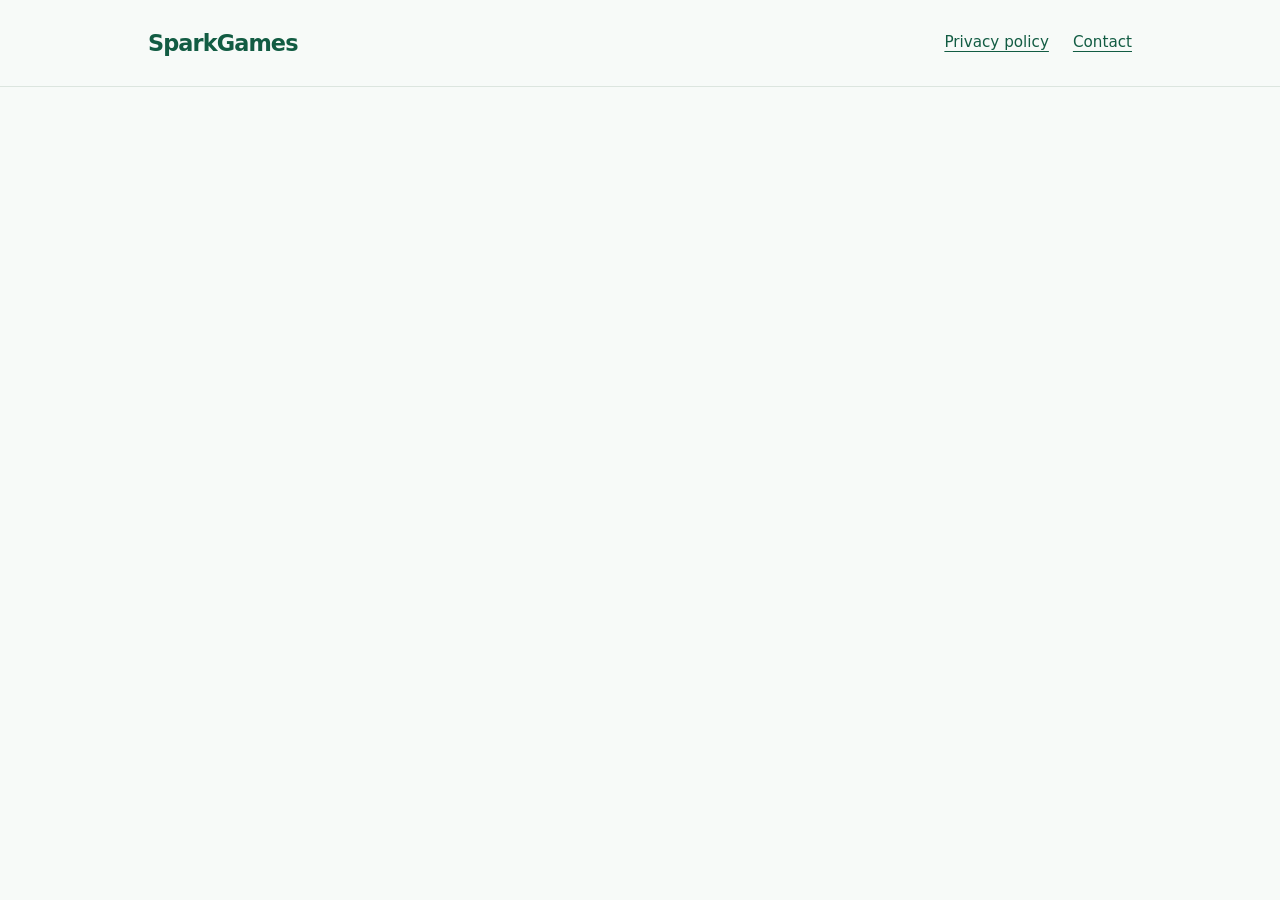
<file: index.html>
<!doctype html>
<html lang="en">
<head><meta charset="utf-8"><meta name="viewport" content="width=device-width,initial-scale=1"><title>SparkGames</title><meta name="description" content="SparkGames privacy policy and contact information."><link rel="stylesheet" href="styles.css"></head>
<body><header><div class="wrap"><nav aria-label="Main navigation"><a class="brand" href="./">SparkGames</a><div class="links"><a href="privacy/">Privacy policy</a><a href="mailto:developer@sparkgames.com">Contact</a></div></nav></div></header></body></html>
</file>
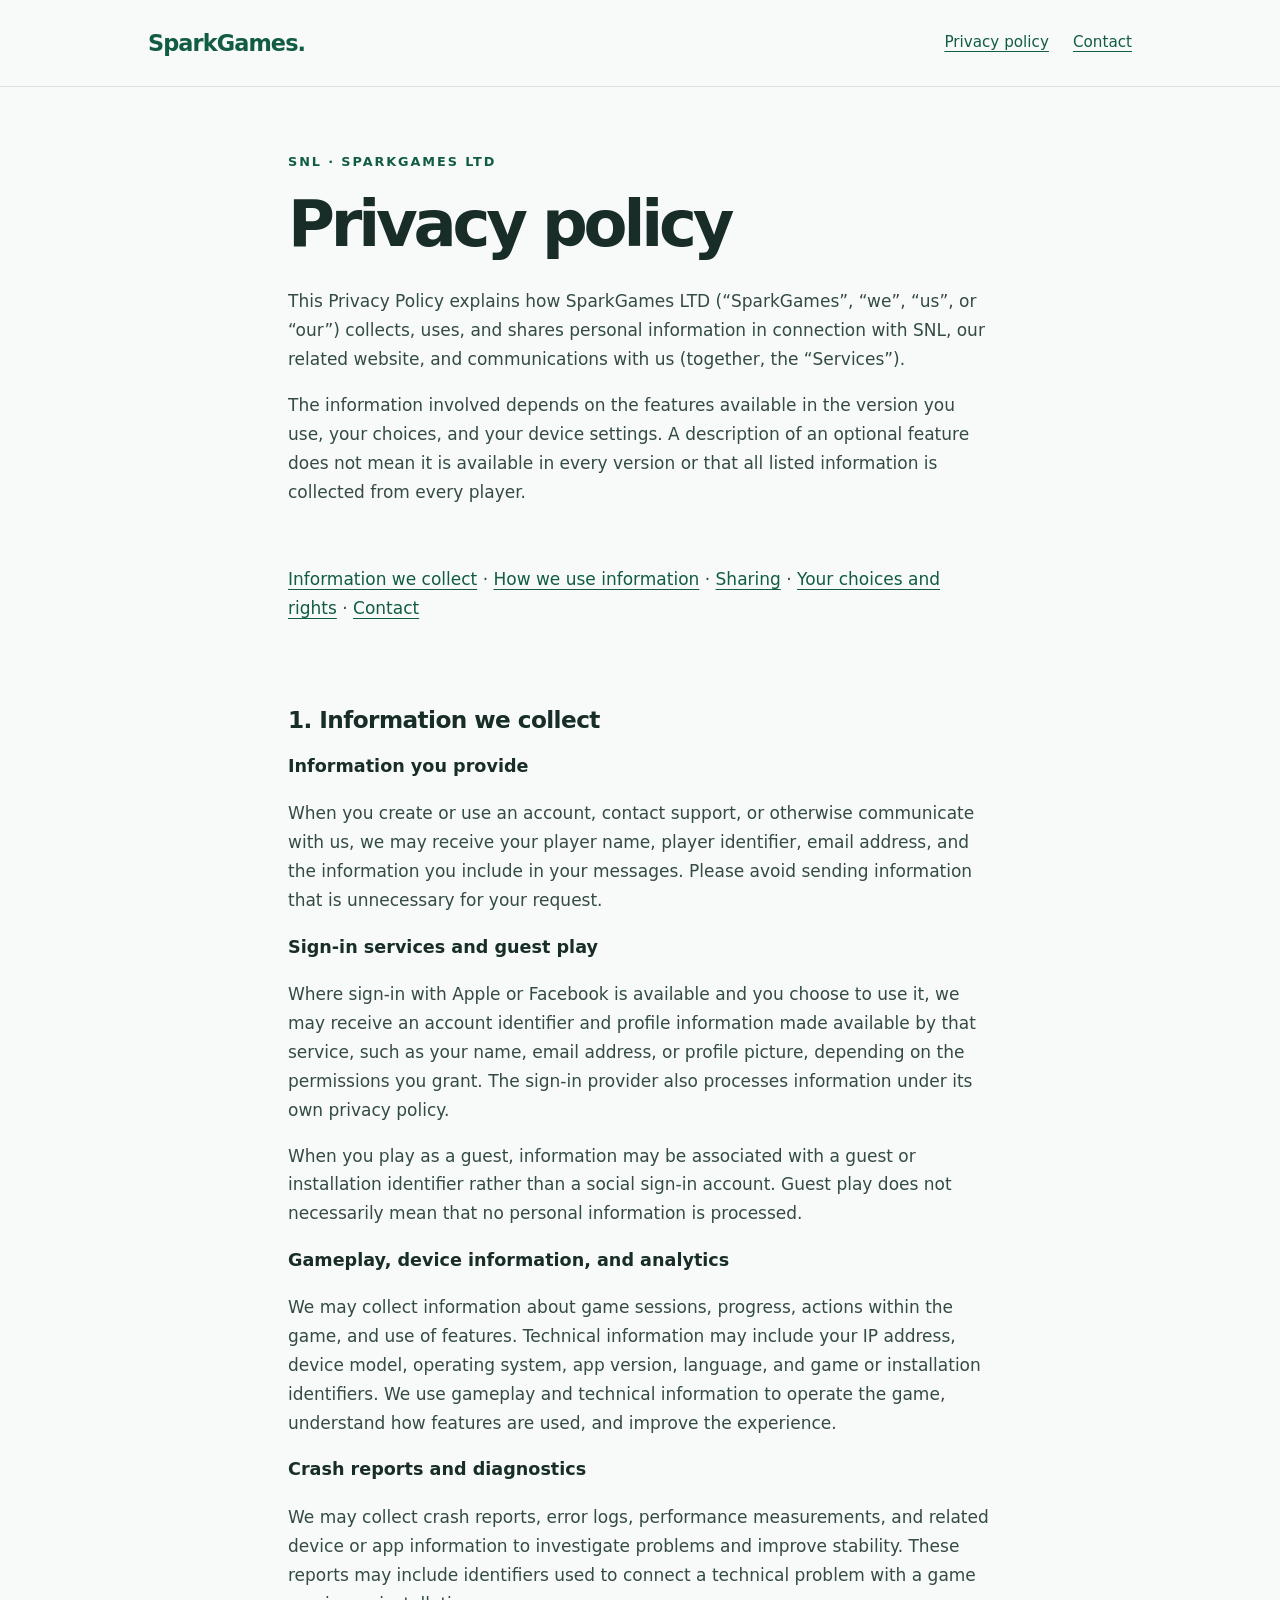
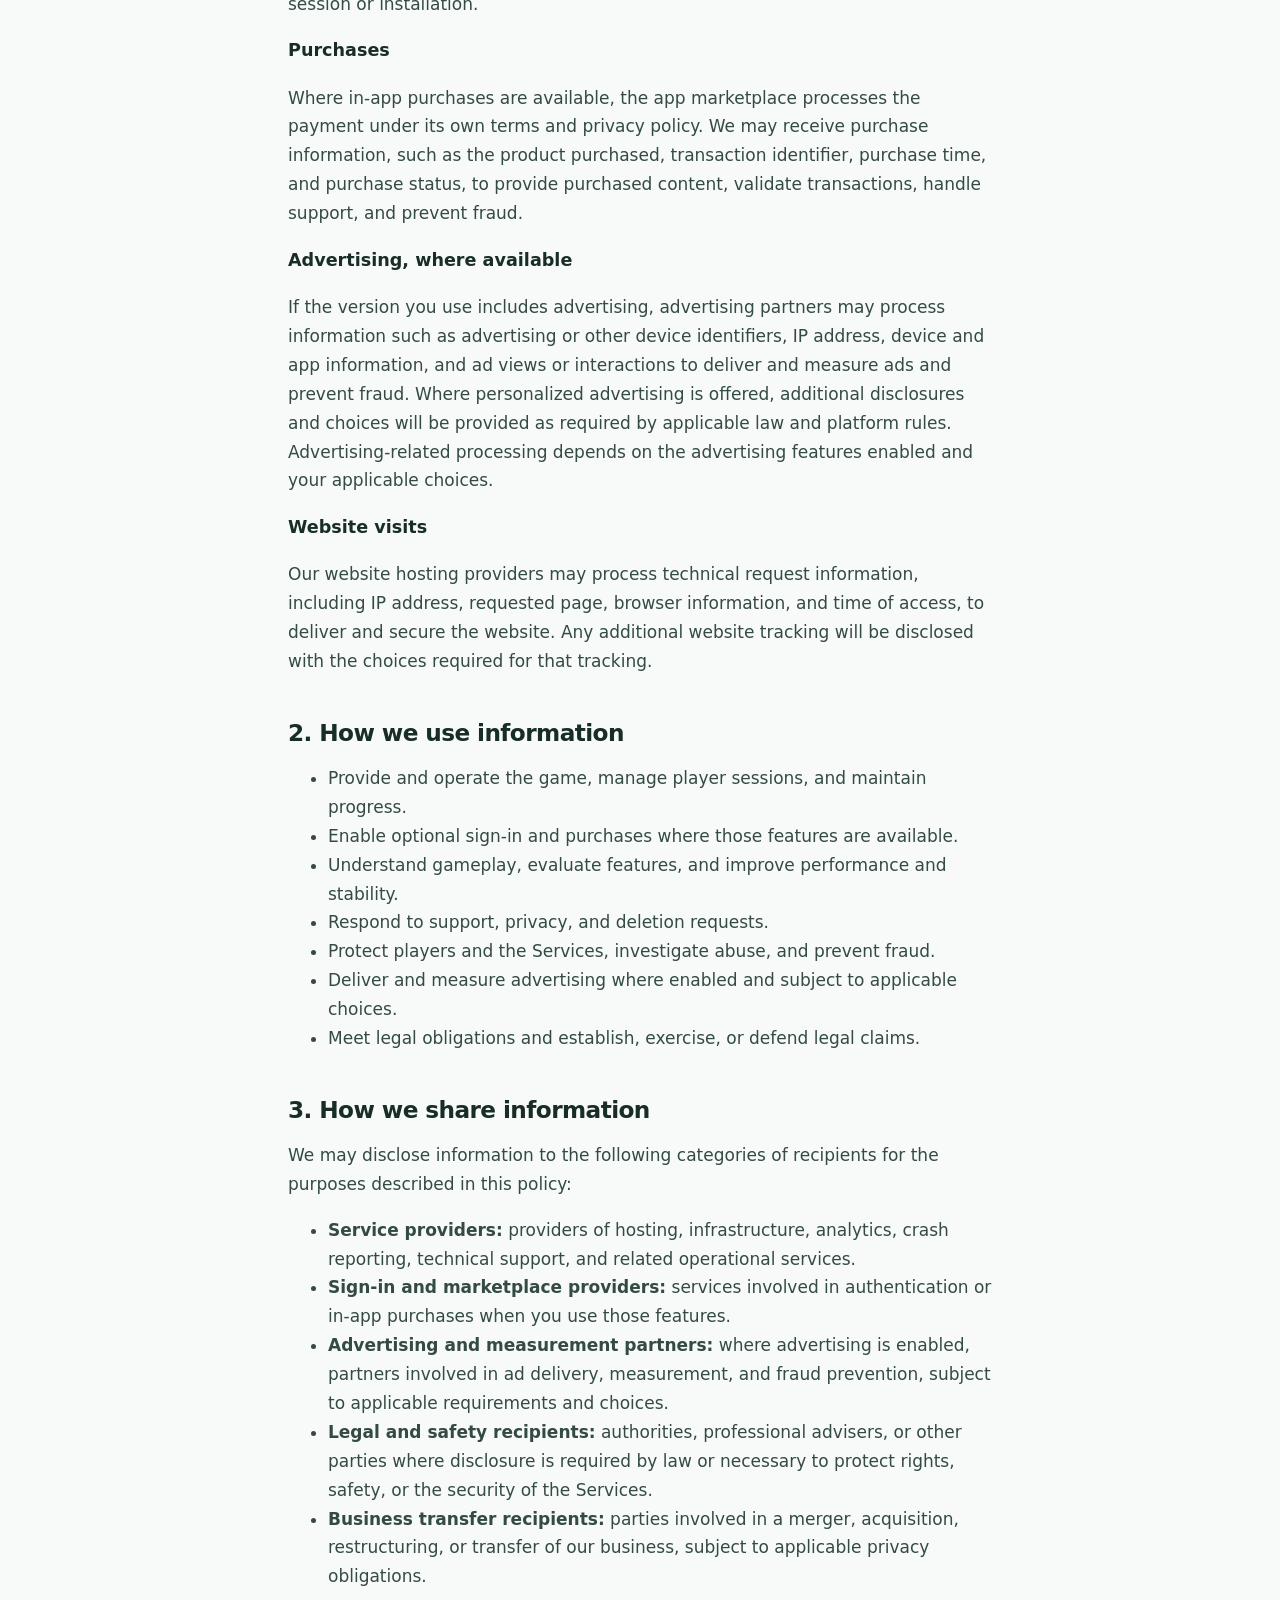
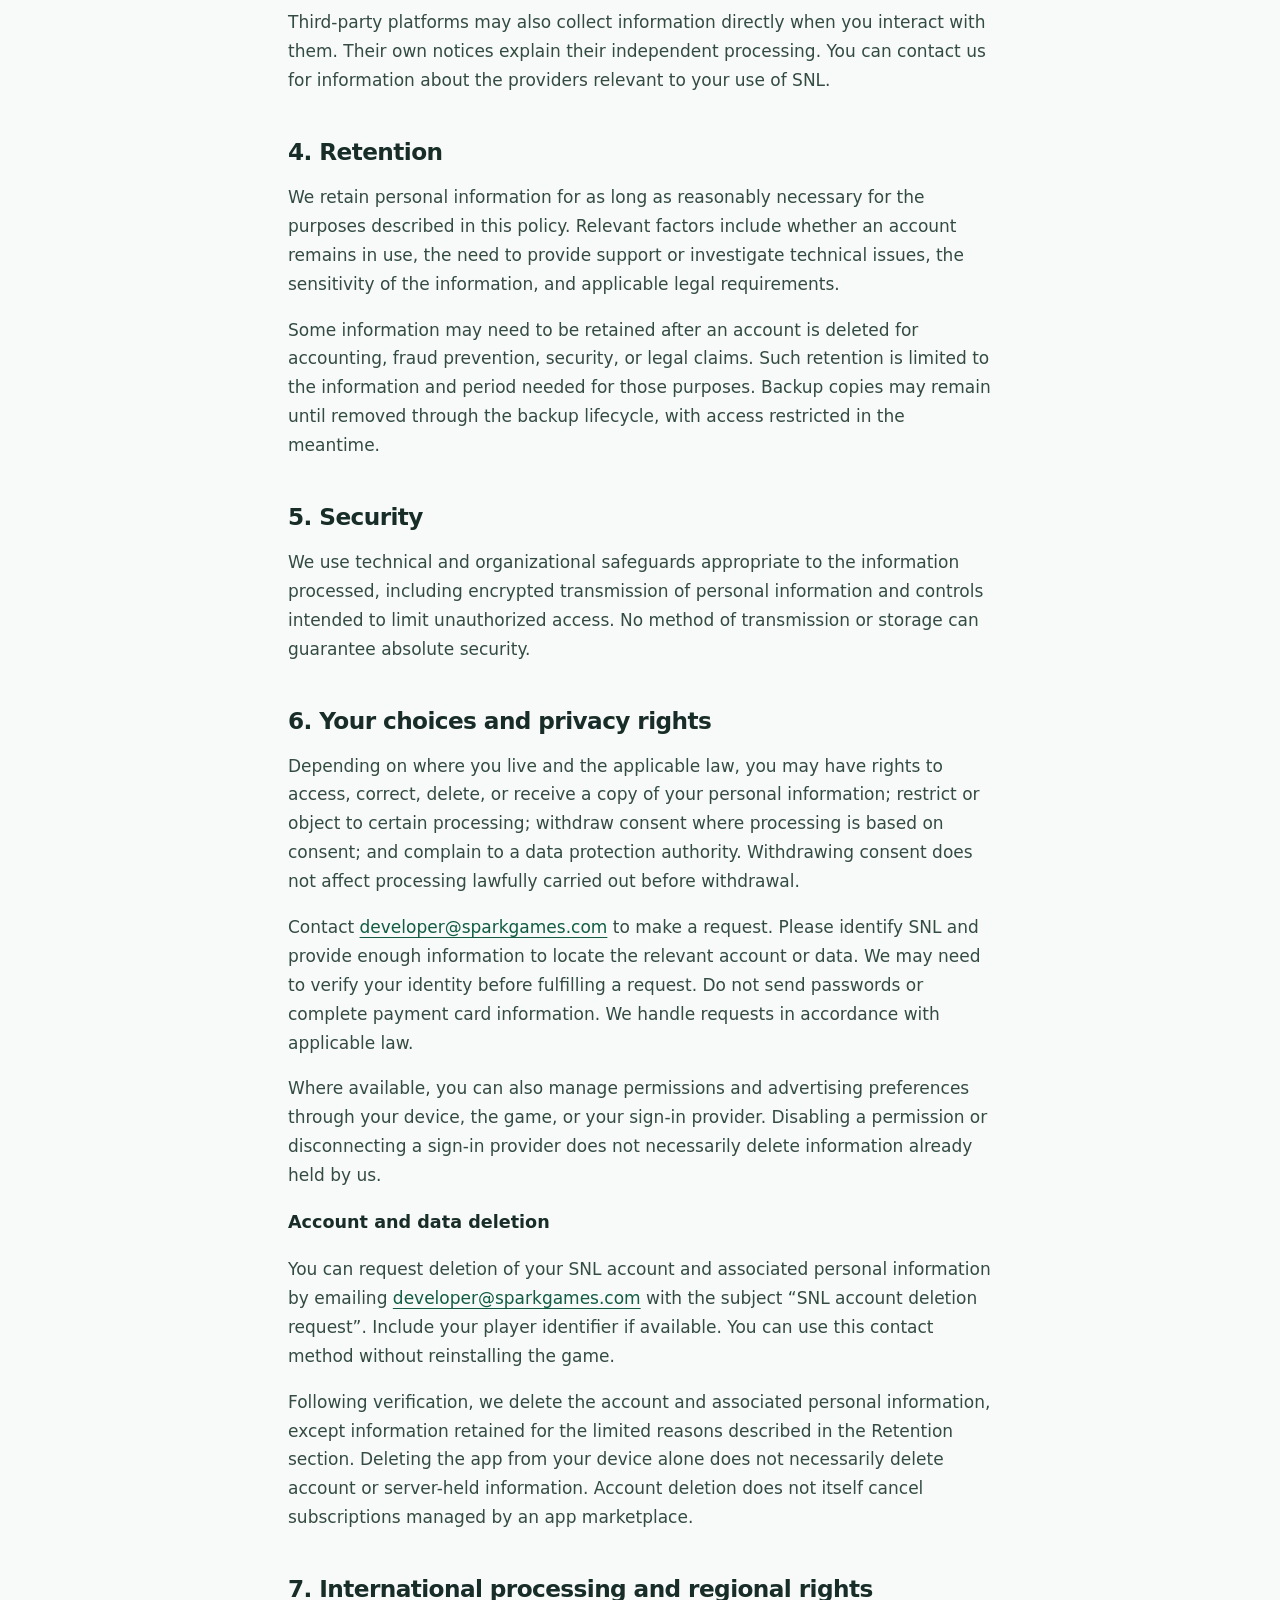
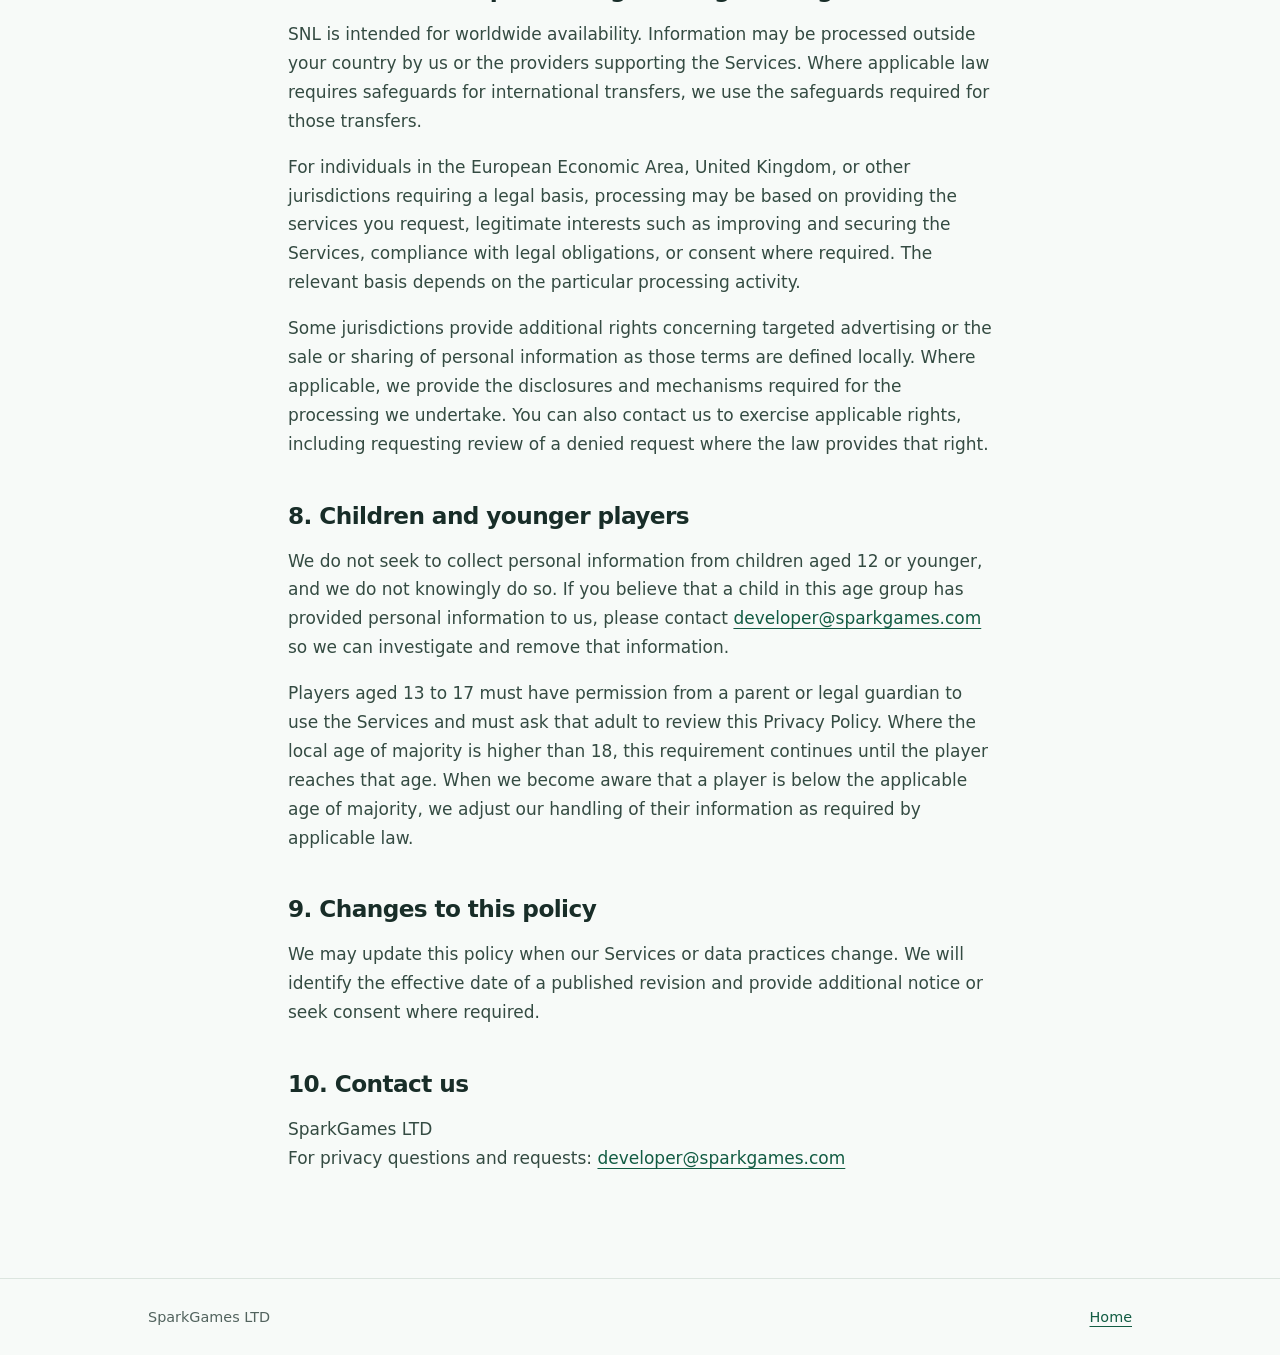
<file: privacy/index.html>
<!doctype html>
<html lang="en">
<head><meta charset="utf-8"><meta name="viewport" content="width=device-width,initial-scale=1"><meta name="robots" content="noindex"><title>SNL Privacy Policy — SparkGames LTD</title><link rel="stylesheet" href="../styles.css"></head>
<body><header><div class="wrap"><nav aria-label="Main navigation"><a class="brand" href="../">SparkGames<span aria-hidden="true">.</span></a><div class="links"><a href="./" aria-current="page">Privacy policy</a><a href="mailto:developer@sparkgames.com">Contact</a></div></nav></div></header>
<main><article class="wrap policy">
<div class="eyebrow">SNL · SparkGames LTD</div><h1>Privacy policy</h1><p>This Privacy Policy explains how SparkGames LTD (“SparkGames”, “we”, “us”, or “our”) collects, uses, and shares personal information in connection with SNL, our related website, and communications with us (together, the “Services”).</p><p>The information involved depends on the features available in the version you use, your choices, and your device settings. A description of an optional feature does not mean it is available in every version or that all listed information is collected from every player.</p>
<nav aria-label="Policy contents"><p><a href="#information">Information we collect</a> · <a href="#uses">How we use information</a> · <a href="#sharing">Sharing</a> · <a href="#choices">Your choices and rights</a> · <a href="#contact">Contact</a></p></nav>
<h2 id="information">1. Information we collect</h2>
<h3>Information you provide</h3><p>When you create or use an account, contact support, or otherwise communicate with us, we may receive your player name, player identifier, email address, and the information you include in your messages. Please avoid sending information that is unnecessary for your request.</p>
<h3>Sign-in services and guest play</h3><p>Where sign-in with Apple or Facebook is available and you choose to use it, we may receive an account identifier and profile information made available by that service, such as your name, email address, or profile picture, depending on the permissions you grant. The sign-in provider also processes information under its own privacy policy.</p><p>When you play as a guest, information may be associated with a guest or installation identifier rather than a social sign-in account. Guest play does not necessarily mean that no personal information is processed.</p>
<h3>Gameplay, device information, and analytics</h3><p>We may collect information about game sessions, progress, actions within the game, and use of features. Technical information may include your IP address, device model, operating system, app version, language, and game or installation identifiers. We use gameplay and technical information to operate the game, understand how features are used, and improve the experience.</p>
<h3>Crash reports and diagnostics</h3><p>We may collect crash reports, error logs, performance measurements, and related device or app information to investigate problems and improve stability. These reports may include identifiers used to connect a technical problem with a game session or installation.</p>
<h3>Purchases</h3><p>Where in-app purchases are available, the app marketplace processes the payment under its own terms and privacy policy. We may receive purchase information, such as the product purchased, transaction identifier, purchase time, and purchase status, to provide purchased content, validate transactions, handle support, and prevent fraud.</p>
<h3>Advertising, where available</h3><p>If the version you use includes advertising, advertising partners may process information such as advertising or other device identifiers, IP address, device and app information, and ad views or interactions to deliver and measure ads and prevent fraud. Where personalized advertising is offered, additional disclosures and choices will be provided as required by applicable law and platform rules. Advertising-related processing depends on the advertising features enabled and your applicable choices.</p>
<h3>Website visits</h3><p>Our website hosting providers may process technical request information, including IP address, requested page, browser information, and time of access, to deliver and secure the website. Any additional website tracking will be disclosed with the choices required for that tracking.</p>
<h2 id="uses">2. How we use information</h2><ul><li>Provide and operate the game, manage player sessions, and maintain progress.</li><li>Enable optional sign-in and purchases where those features are available.</li><li>Understand gameplay, evaluate features, and improve performance and stability.</li><li>Respond to support, privacy, and deletion requests.</li><li>Protect players and the Services, investigate abuse, and prevent fraud.</li><li>Deliver and measure advertising where enabled and subject to applicable choices.</li><li>Meet legal obligations and establish, exercise, or defend legal claims.</li></ul>
<h2 id="sharing">3. How we share information</h2><p>We may disclose information to the following categories of recipients for the purposes described in this policy:</p><ul><li><strong>Service providers:</strong> providers of hosting, infrastructure, analytics, crash reporting, technical support, and related operational services.</li><li><strong>Sign-in and marketplace providers:</strong> services involved in authentication or in-app purchases when you use those features.</li><li><strong>Advertising and measurement partners:</strong> where advertising is enabled, partners involved in ad delivery, measurement, and fraud prevention, subject to applicable requirements and choices.</li><li><strong>Legal and safety recipients:</strong> authorities, professional advisers, or other parties where disclosure is required by law or necessary to protect rights, safety, or the security of the Services.</li><li><strong>Business transfer recipients:</strong> parties involved in a merger, acquisition, restructuring, or transfer of our business, subject to applicable privacy obligations.</li></ul><p>Third-party platforms may also collect information directly when you interact with them. Their own notices explain their independent processing. You can contact us for information about the providers relevant to your use of SNL.</p>
<h2>4. Retention</h2><p>We retain personal information for as long as reasonably necessary for the purposes described in this policy. Relevant factors include whether an account remains in use, the need to provide support or investigate technical issues, the sensitivity of the information, and applicable legal requirements.</p><p>Some information may need to be retained after an account is deleted for accounting, fraud prevention, security, or legal claims. Such retention is limited to the information and period needed for those purposes. Backup copies may remain until removed through the backup lifecycle, with access restricted in the meantime.</p>
<h2>5. Security</h2><p>We use technical and organizational safeguards appropriate to the information processed, including encrypted transmission of personal information and controls intended to limit unauthorized access. No method of transmission or storage can guarantee absolute security.</p>
<h2 id="choices">6. Your choices and privacy rights</h2><p>Depending on where you live and the applicable law, you may have rights to access, correct, delete, or receive a copy of your personal information; restrict or object to certain processing; withdraw consent where processing is based on consent; and complain to a data protection authority. Withdrawing consent does not affect processing lawfully carried out before withdrawal.</p><p>Contact <a href="mailto:developer@sparkgames.com">developer@sparkgames.com</a> to make a request. Please identify SNL and provide enough information to locate the relevant account or data. We may need to verify your identity before fulfilling a request. Do not send passwords or complete payment card information. We handle requests in accordance with applicable law.</p><p>Where available, you can also manage permissions and advertising preferences through your device, the game, or your sign-in provider. Disabling a permission or disconnecting a sign-in provider does not necessarily delete information already held by us.</p>
<h3>Account and data deletion</h3><p>You can request deletion of your SNL account and associated personal information by emailing <a href="mailto:developer@sparkgames.com?subject=SNL%20account%20deletion%20request">developer@sparkgames.com</a> with the subject “SNL account deletion request”. Include your player identifier if available. You can use this contact method without reinstalling the game.</p><p>Following verification, we delete the account and associated personal information, except information retained for the limited reasons described in the Retention section. Deleting the app from your device alone does not necessarily delete account or server-held information. Account deletion does not itself cancel subscriptions managed by an app marketplace.</p>
<h2>7. International processing and regional rights</h2><p>SNL is intended for worldwide availability. Information may be processed outside your country by us or the providers supporting the Services. Where applicable law requires safeguards for international transfers, we use the safeguards required for those transfers.</p><p>For individuals in the European Economic Area, United Kingdom, or other jurisdictions requiring a legal basis, processing may be based on providing the services you request, legitimate interests such as improving and securing the Services, compliance with legal obligations, or consent where required. The relevant basis depends on the particular processing activity.</p><p>Some jurisdictions provide additional rights concerning targeted advertising or the sale or sharing of personal information as those terms are defined locally. Where applicable, we provide the disclosures and mechanisms required for the processing we undertake. You can also contact us to exercise applicable rights, including requesting review of a denied request where the law provides that right.</p>
<h2>8. Children and younger players</h2><p>We do not seek to collect personal information from children aged 12 or younger, and we do not knowingly do so. If you believe that a child in this age group has provided personal information to us, please contact <a href="mailto:developer@sparkgames.com">developer@sparkgames.com</a> so we can investigate and remove that information.</p><p>Players aged 13 to 17 must have permission from a parent or legal guardian to use the Services and must ask that adult to review this Privacy Policy. Where the local age of majority is higher than 18, this requirement continues until the player reaches that age. When we become aware that a player is below the applicable age of majority, we adjust our handling of their information as required by applicable law.</p>
<h2>9. Changes to this policy</h2><p>We may update this policy when our Services or data practices change. We will identify the effective date of a published revision and provide additional notice or seek consent where required.</p>
<h2 id="contact">10. Contact us</h2><p>SparkGames LTD<br>For privacy questions and requests: <a href="mailto:developer@sparkgames.com">developer@sparkgames.com</a></p>
</article></main>
<footer><div class="wrap"><span>SparkGames LTD</span><a href="../">Home</a></div></footer></body></html>
</file>
<file: styles.css>
:root{color-scheme:light;--ink:#182d28;--muted:#52635e;--paper:#f7faf8;--line:#dce5df;--accent:#125c43}*{box-sizing:border-box}body{margin:0;background:var(--paper);color:var(--ink);font:17px/1.7 system-ui,-apple-system,BlinkMacSystemFont,"Segoe UI",sans-serif}a{color:var(--accent);text-underline-offset:4px}a:focus-visible{outline:3px solid #bf6c13;outline-offset:5px}.wrap{max-width:1040px;margin:auto;padding:0 28px}header{border-bottom:1px solid var(--line)}nav{display:flex;justify-content:space-between;align-items:center;gap:24px;padding:24px 0}.brand{font-weight:800;letter-spacing:-.04em;text-decoration:none;font-size:1.4rem}nav .links{display:flex;gap:24px;flex-wrap:wrap}nav .links a{font-size:.95rem}main{padding:64px 0 88px}.eyebrow{text-transform:uppercase;letter-spacing:.15em;font-size:.8rem;font-weight:750;color:var(--accent)}h1{font-size:clamp(2.8rem,7vw,5.6rem);line-height:1.04;letter-spacing:-.065em;margin:18px 0 30px}h2{line-height:1.25;font-size:1.45rem;letter-spacing:-.025em;margin:42px 0 14px}h3{font-size:1.1rem}.lead{font-size:1.25rem;max-width:630px;color:var(--muted)}.hero{min-height:390px;padding:20px 0 50px}.game{display:grid;grid-template-columns:1fr 1fr;gap:36px;border-top:1px solid var(--line);padding:36px 0}.tile{background:#164f3c;color:#fff;display:grid;place-items:center;border-radius:24px;min-height:240px;font-size:5rem;letter-spacing:-.08em;font-weight:850}.game h2{margin-top:14px}.button{display:inline-block;background:var(--accent);color:white;padding:11px 20px;border-radius:9px;text-decoration:none;font-weight:650;margin-top:12px}.policy{max-width:760px}.policy h1{font-size:clamp(2.5rem,6vw,4rem)}.policy p,.policy li{color:#344b42}.draft{background:#fff3d7;border:1px solid #d9ae56;border-radius:10px;padding:16px 20px;color:#5e4415;margin:0 0 32px}.pending{border-left:3px solid #c4902d;padding:12px 18px;background:#fff8e9}.pending strong{color:#744c0d}footer{border-top:1px solid var(--line);padding:26px 0;color:var(--muted);font-size:.9rem}footer .wrap{display:flex;justify-content:space-between;gap:20px;flex-wrap:wrap}@media(max-width:640px){.wrap{padding:0 20px}nav{align-items:flex-start;flex-direction:column;gap:12px}main{padding-top:36px}.hero{min-height:300px}.game{grid-template-columns:1fr}.tile{min-height:180px}.lead{font-size:1.1rem}}
</file>
